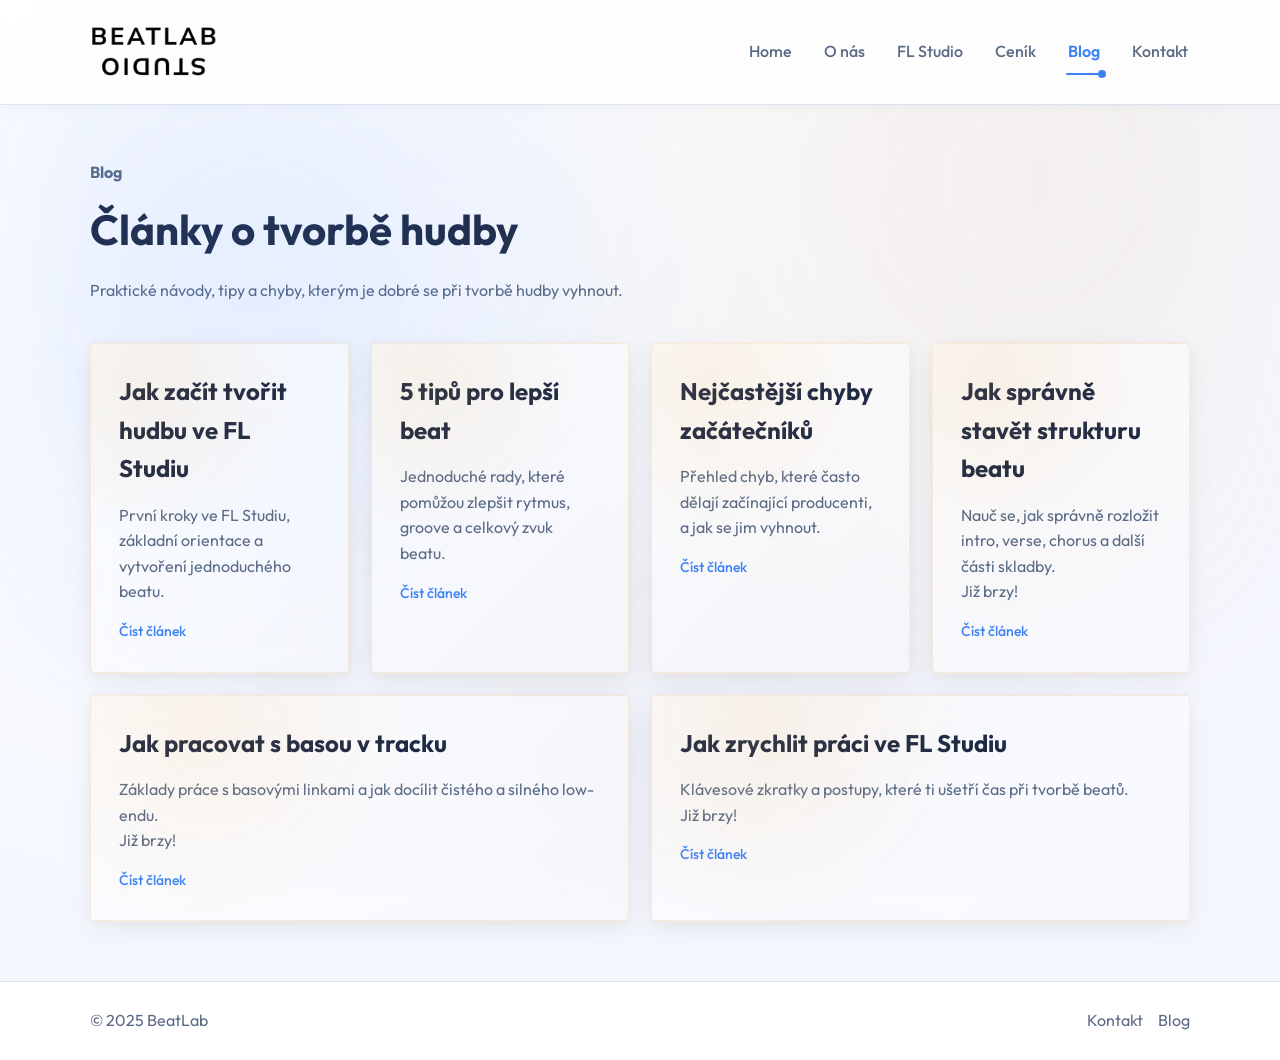
<file: beatlab/blog.html>
<!DOCTYPE html>
<html lang="cs">
<head>
  <meta charset="UTF-8">
  <link href="https://fonts.googleapis.com/css2?family=Outfit:wght@300;400;500;600;700&display=swap" rel="stylesheet">
  <meta name="viewport" content="width=device-width, initial-scale=1.0">
  <title>Blog | BeatLab</title>
  <link rel="stylesheet" href="style.css">
</head>
<body>

<header>
  <div class="container nav">
    <h1 class="logo">
      <img src="BEATTLAB.png" alt="BeatLab logo">
    </h1>

      <nav>
        <a href="index.html">Home</a>
        <a href="o-nas.html">O nás</a>
        <a href="fl-studio.html">FL Studio</a>
        <a href="cenik.html">Ceník</a>
        <a href="blog.html" class="active">Blog</a>
        <a href="kontakt.html">Kontakt</a>
      </nav>
  </div>
</header>

<main>

  <section class="page-hero container">
    <p class="tag">Blog</p>
    <h2>Články o tvorbě hudby</h2>
    <p>
      Praktické návody, tipy a chyby, kterým je dobré se při tvorbě hudby vyhnout.
    </p>
  </section>

  <section class="cards container">

    <article class="card">
      <h3>Jak začít tvořit hudbu ve FL Studiu</h3>
      <p>
        První kroky ve FL Studiu, základní orientace a vytvoření jednoduchého beatu.
      </p>
      <a href="clanek-1.html" class="read-more">Číst článek</a>
    </article>

    <article class="card">
      <h3>5 tipů pro lepší beat</h3>
      <p>
        Jednoduché rady, které pomůžou zlepšit rytmus, groove a celkový zvuk beatu.
      </p>
      <a href="clanek-2.html" class="read-more">Číst článek</a>
    </article>

    <article class="card">
      <h3>Nejčastější chyby začátečníků</h3>
      <p>
        Přehled chyb, které často dělají začínající producenti, a jak se jim vyhnout.
      </p>
      <a href="clanek-3.html" class="read-more">Číst článek</a>
    </article>

    <article class="card">
      <h3>Jak správně stavět strukturu beatu</h3>
      <p>
        Nauč se, jak správně rozložit intro, verse, chorus a další části skladby.
      </p>
      
      <p>Již brzy!</p>
      <a href="clanek-4.html" class="read-more">Číst článek</a>
    </article>

    <article class="card">
      <h3>Jak pracovat s basou v tracku</h3>
      <p>
        Základy práce s basovými linkami a jak docílit čistého a silného low-endu.
      </p>

      <p>Již brzy!</p>
      <a href="clanek-5.html" class="read-more">Číst článek</a>
    </article>

    <article class="card">
      <h3>Jak zrychlit práci ve FL Studiu</h3>
      <p>
        Klávesové zkratky a postupy, které ti ušetří čas při tvorbě beatů.
      </p>

      <p>Již brzy!</p>
      <a href="clanek-6.html" class="read-more">Číst článek</a>
    </article>

  </section>

</main>

<footer>
  <div class="container footer">
    <p>© 2025 BeatLab</p>

    <div>
      <a href="kontakt.html">Kontakt</a>
      <a href="blog.html">Blog</a>
    </div>
  </div>
</footer>

</body>
</html>
</file>
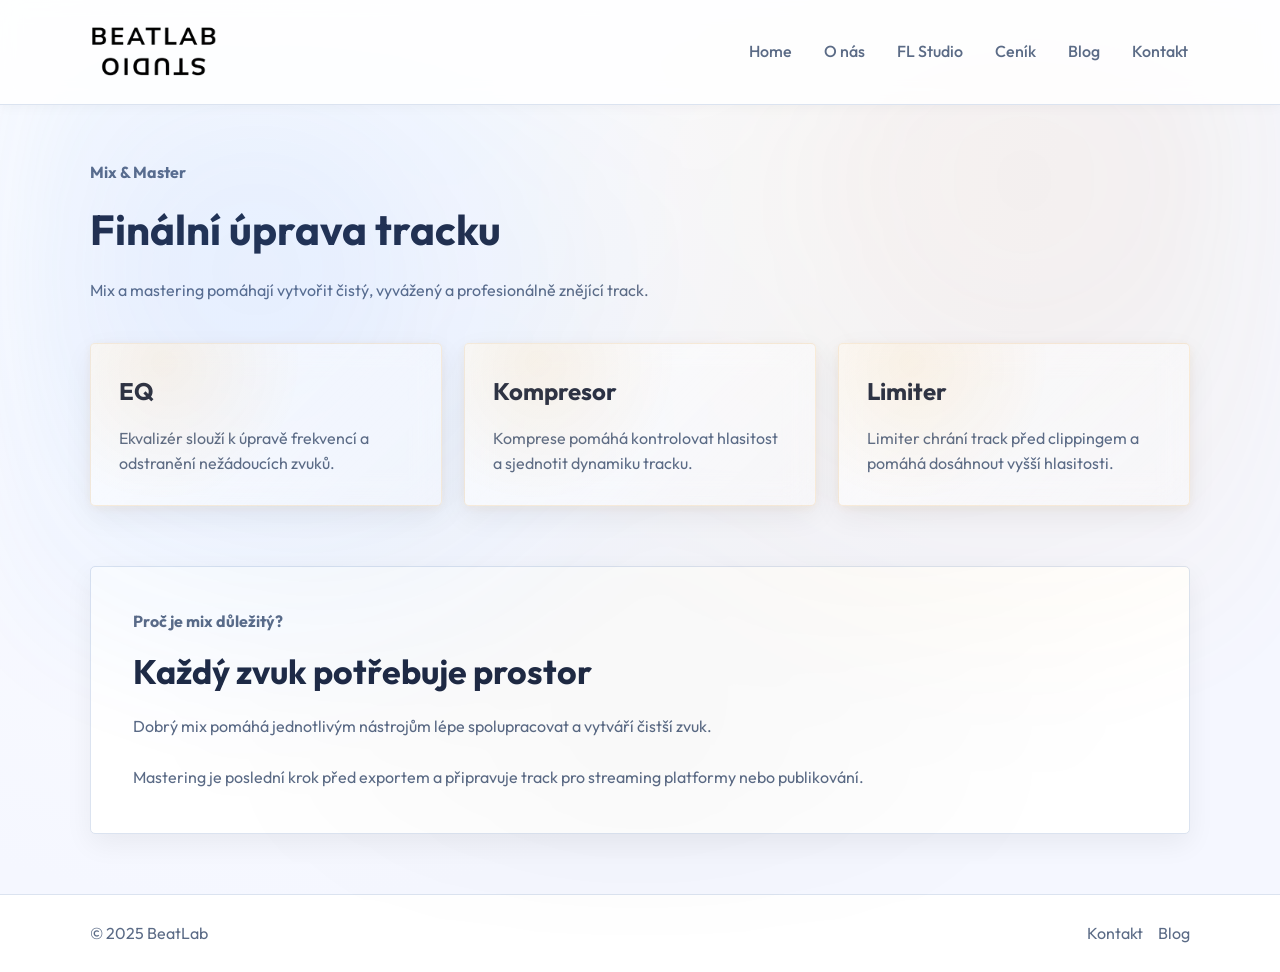
<file: beatlab/mix-master.html>
<!DOCTYPE html>
<html lang="cs">
<head>
  <meta charset="UTF-8">
  <meta name="viewport" content="width=device-width, initial-scale=1.0">
  <title>Mix & Master | BeatLab</title>

  <link href="https://fonts.googleapis.com/css2?family=Outfit:wght@300;400;500;600;700&display=swap" rel="stylesheet">

  <link rel="stylesheet" href="style.css">
</head>

<body>

<header>
  <div class="container nav">

    <h1 class="logo">
      <img src="BEATTLAB.png" alt="BeatLab logo">
    </h1>

    <nav>
      <a href="index.html">Home</a>
      <a href="o-nas.html">O nás</a>
      <a href="fl-studio.html">FL Studio</a>
      <a href="cenik.html">Ceník</a>
      <a href="blog.html">Blog</a>
      <a href="kontakt.html">Kontakt</a>
    </nav>

  </div>
</header>

<main>

  <section class="page-hero container">

    <p class="tag">Mix & Master</p>

    <h2>Finální úprava tracku</h2>

    <p>
      Mix a mastering pomáhají vytvořit čistý,
      vyvážený a profesionálně znějící track.
    </p>

  </section>

  <section class="cards container">

    <article class="card">

      <h3>EQ</h3>

      <p>
        Ekvalizér slouží k úpravě frekvencí
        a odstranění nežádoucích zvuků.
      </p>

    </article>

    <article class="card">

      <h3>Kompresor</h3>

      <p>
        Komprese pomáhá kontrolovat hlasitost
        a sjednotit dynamiku tracku.
      </p>

    </article>

    <article class="card">

      <h3>Limiter</h3>

      <p>
        Limiter chrání track před clippingem
        a pomáhá dosáhnout vyšší hlasitosti.
      </p>

    </article>

  </section>

  <section class="about container">

    <p class="tag">Proč je mix důležitý?</p>

    <h2>Každý zvuk potřebuje prostor</h2>

    <p>
      Dobrý mix pomáhá jednotlivým nástrojům
      lépe spolupracovat a vytváří čistší zvuk.
    </p>

    <br>

    <p>
      Mastering je poslední krok před exportem
      a připravuje track pro streaming platformy
      nebo publikování.
    </p>

  </section>

</main>

<footer>

  <div class="container footer">

    <p>© 2025 BeatLab</p>

    <div>
      <a href="kontakt.html">Kontakt</a>
      <a href="blog.html">Blog</a>
    </div>

  </div>

</footer>

</body>
</html>
</file>
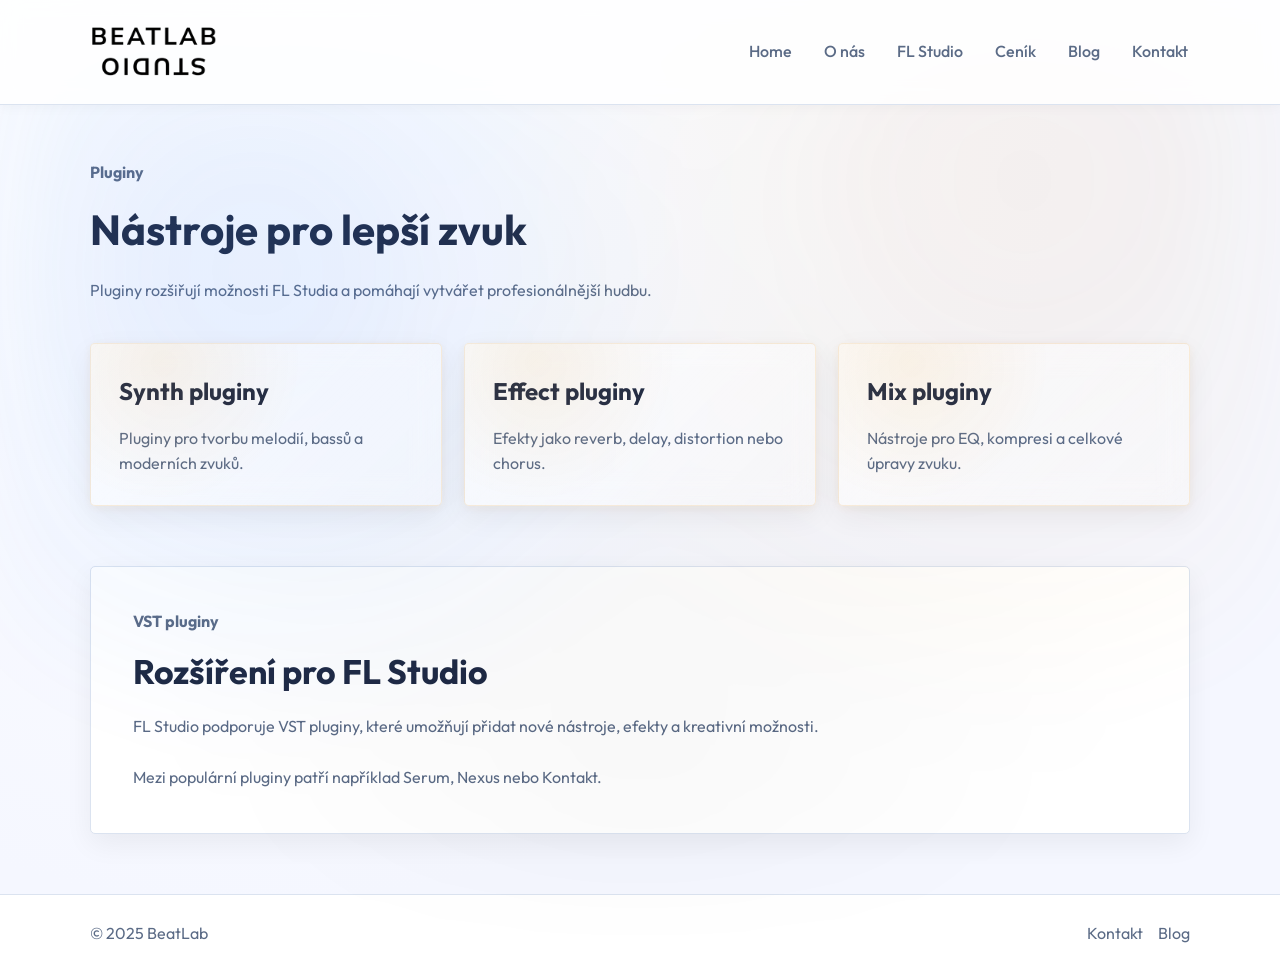
<file: beatlab/pluginy.html>
<!DOCTYPE html>
<html lang="cs">
<head>
  <meta charset="UTF-8">
  <meta name="viewport" content="width=device-width, initial-scale=1.0">
  <title>Pluginy | BeatLab</title>

  <link href="https://fonts.googleapis.com/css2?family=Outfit:wght@300;400;500;600;700&display=swap" rel="stylesheet">

  <link rel="stylesheet" href="style.css">
</head>

<body>

<header>
  <div class="container nav">

    <h1 class="logo">
      <img src="BEATTLAB.png" alt="BeatLab logo">
    </h1>

    <nav>
      <a href="index.html">Home</a>
      <a href="o-nas.html">O nás</a>
      <a href="fl-studio.html">FL Studio</a>
      <a href="cenik.html">Ceník</a>
      <a href="blog.html">Blog</a>
      <a href="kontakt.html">Kontakt</a>
    </nav>

  </div>
</header>

<main>

  <section class="page-hero container">

    <p class="tag">Pluginy</p>

    <h2>Nástroje pro lepší zvuk</h2>

    <p>
      Pluginy rozšiřují možnosti FL Studia
      a pomáhají vytvářet profesionálnější hudbu.
    </p>

  </section>

  <section class="cards container">

    <article class="card">

      <h3>Synth pluginy</h3>

      <p>
        Pluginy pro tvorbu melodií,
        bassů a moderních zvuků.
      </p>

    </article>

    <article class="card">

      <h3>Effect pluginy</h3>

      <p>
        Efekty jako reverb, delay,
        distortion nebo chorus.
      </p>

    </article>

    <article class="card">

      <h3>Mix pluginy</h3>

      <p>
        Nástroje pro EQ, kompresi
        a celkové úpravy zvuku.
      </p>

    </article>

  </section>

  <section class="about container">

    <p class="tag">VST pluginy</p>

    <h2>Rozšíření pro FL Studio</h2>

    <p>
      FL Studio podporuje VST pluginy,
      které umožňují přidat nové nástroje,
      efekty a kreativní možnosti.
    </p>

    <br>

    <p>
      Mezi populární pluginy patří například
      Serum, Nexus nebo Kontakt.
    </p>

  </section>

</main>

<footer>

  <div class="container footer">

    <p>© 2025 BeatLab</p>

    <div>
      <a href="kontakt.html">Kontakt</a>
      <a href="blog.html">Blog</a>
    </div>

  </div>

</footer>

</body>
</html>
</file>
<file: beatlab/style.css>
/* ===== COLORS ===== */
html,
body {
  overflow-x: hidden;
}

:root {
  --background: #f5f7ff;

  --white: #ffffff;

  --text: #1f2a44;
  --text-light: #5b6b86;

  --primary: #3b82f6;
  --primary-hover: #2563eb;

  --border: #dbe3f0;

  --card-shadow: rgba(0, 0, 0, 0.06);
  --button-shadow: rgba(59, 130, 246, 0.25);

  /* AUDIO / AMBIENT (blue reactive vibe) */
  --accent-warm: #3b82f6;
  --accent-soft: rgba(59, 130, 246, 0.15);
  --ambient-glow: rgba(59, 130, 246, 0.08);
}
/* ===== RESET ===== */

* {
  margin: 0;
  padding: 0;
  box-sizing: border-box;
}

/* ===== BODY ===== */

body {
  font-family: 'Outfit', sans-serif;
  background: radial-gradient(circle at 20% 10%, #ffffff, var(--background) 60%);
  color: var(--text);
  line-height: 1.6;
  overflow-x: hidden;
  padding-top: 90px;
}

body::before {
  content: "";
  position: fixed;
  inset: 0;

  background:
    radial-gradient(circle at 20% 30%, var(--accent-soft), transparent 40%),
    radial-gradient(circle at 80% 20%, rgba(231, 162, 59, 0.10), transparent 45%),
    radial-gradient(circle at 50% 80%, rgba(0, 0, 0, 0.03), transparent 50%);

  filter: blur(60px);
  opacity: 0.9;

  animation: ambientMove 12s ease-in-out infinite alternate;
  pointer-events: none;
}

@keyframes ambientMove {
  0% {
    transform: translateY(0px) scale(1);
  }
  100% {
    transform: translateY(-15px) scale(1.03);
  }
}

a {
  text-decoration: none;
  color: inherit;
}

.container {
  width: 90%;
  max-width: 1100px;
  margin: auto;
}

/* ===== HEADER ===== */

header {
  position: fixed;
  top: 0;
  left: 0;
  width: 100%;
  z-index: 1000;

  background: rgba(255, 255, 255, 0.85);
  backdrop-filter: blur(10px);
  -webkit-backdrop-filter: blur(10px);

  border-bottom: 1px solid var(--border);
  box-shadow: 0 2px 12px rgba(0, 0, 0, 0.04);
}



.logo {
  height: 60px;
  display: flex;
  align-items: left;
}

.logo img {
  height: 100%;
  width: auto;
}
/* NAV ----------------------------------------------*/
.nav {
  display: flex;
  justify-content: space-between;
  align-items: center;
  padding: 22px 0;
  flex-wrap: wrap;
  gap: 20px;
}

/* NAV CONTAINER */
nav {
  display: flex;
  gap: 28px;
  flex-wrap: wrap;
  align-items: center;
}

/* LINKS */
nav a {
  position: relative;
  color: var(--text-light);
  font-weight: 500;
  text-decoration: none;
  padding: 6px 2px;
  transition: 0.25s ease;
}

/* HOVER EFFECT (samotná linka) */
nav a::after {
  content: "";
  position: absolute;
  left: 0;
  bottom: -4px;
  width: 0%;
  height: 2px;
  background: var(--primary);
  transition: 0.25s ease;
  border-radius: 2px;
}

/* HOVER EFFECT (kulička na konci linky) */
nav a::before {
  content: "";
  position: absolute;
  left: 0;
  bottom: -7px; /* Vypočítáno tak, aby střed kuličky byl přesně na lince */
  width: 8px; /* Šířka kuličky */
  height: 8px; /* Výška kuličky */
  background: var(--primary);
  border-radius: 50%; /* Udělá z toho kruh */
  transition: 0.25s ease;
  opacity: 0; /* Skryje kuličku v základním stavu */
  transform: translateX(-50%); /* Zajistí, že střed kuličky sedí přesně na konci linky */
  z-index: 1; /* Aby byla kulička nad linkou */
}

nav a:hover {
  color: var(--primary);
}

/* Co se stane při najetí myši */
nav a:hover::after {
  width: 100%;
}

nav a:hover::before {
  left: 100%; /* Posune kuličku na konec */
  opacity: 1; /* Zobrazí kuličku */
}

/* ACTIVE PAGE */
nav a.active {
  color: var(--primary);
  font-weight: 600;
}

nav a.active::after {
  width: 100%;
}

nav a.active::before {
  left: 100%;
  opacity: 1; /* Nechá kuličku zobrazenou i pro aktivní záložku */
}


/* ===== HERO ===== */

.hero {
  display: flex;
  justify-content: space-between;
  align-items: center;
  gap: 50px;
  padding: 85px 0;
  flex-wrap: wrap;
}

.hero-text {
  flex: 1;
}

.tag {
  color: var(--primary);
  margin-bottom: 10px;
  font-weight: bold;
}

.hero h2 {
  font-size: 50px;
  line-height: 1.1;
  margin-bottom: 22px;
}

.hero p {
  margin-bottom: 22px;
  color: var(--text-light);
}

.buttons {
  display: flex;
  gap: 15px;
  flex-wrap: wrap;
}

/* ===== BUTTONS ===== */

.btn,
.btn-light {
  padding: 13px 22px;
  border-radius: 12px;
  transition: 0.2s;
  display: inline-block;
  font-weight: bold;
}

.btn {
  background: var(--primary);
  color: var(--white);
  box-shadow: 0 8px 18px var(--button-shadow);
}

.btn:hover {
  background: var(--primary-hover);
  transform: translateY(-2px);
}

.btn-light {
  background: var(--white);
  border: 1px solid var(--border);
  color: var(--text);
}

.btn-light:hover {
  background: var(--light-purple);
  border-color: #cfc3ff;
}

/* ===== HERO BOX ===== */

.hero-box {
  flex: 1;
  background: var(--white);
  padding: 28px;
  border-radius: 18px;
  border: 1px solid var(--border);
  min-width: 280px;
  box-shadow: 0 14px 35px rgba(0, 0, 0, 0.08);
}

.row {
  display: flex;
  align-items: center;
  gap: 15px;
  margin-bottom: 20px;
}

.row:last-child {
  margin-bottom: 0;
}

.row span {
  width: 70px;
  color: var(--text-light);
  font-weight: bold;
}

.bar {
  flex: 1;
  height: 12px;
  background: var(--light-gray);
  border-radius: 20px;
  overflow: hidden;
}

.bar div {
  height: 100%;
  background: var(--primary);
  border-radius: 20px;
}

/* ===== CARDS ===== */

.cards {
  display: flex;
  gap: 22px;
  padding-bottom: 60px;
  flex-wrap: wrap;
}

.card {
  flex: 1;
  min-width: 250px;

  /* GLASS BASE (light theme friendly) */
  background: linear-gradient(
    135deg,
    rgba(255, 255, 255, 0.65),
    rgba(255, 255, 255, 0.25)
  );

  /* BACKDROP BLUR */
  backdrop-filter: blur(14px);
  -webkit-backdrop-filter: blur(14px);

  /* BORDER (warm glass edge) */
  border: 1px solid rgba(231, 162, 59, 0.18);

  border-radius: 5px;

  /* DEPTH (soft, not harsh shadow) */
  box-shadow:
    0 10px 30px rgba(0, 0, 0, 0.06),
    0 2px 10px rgba(231, 162, 59, 0.08);

  padding: 28px;

  transition: transform 0.25s ease, box-shadow 0.25s ease;
  position: relative;
  overflow: hidden;
}

.card::before {
  content: "";
  position: absolute;
  inset: 0;

  background: radial-gradient(
    circle at 20% 10%,
    rgba(231, 162, 59, 0.18),
    transparent 45%
  );

  opacity: 0.6;
  pointer-events: none;
}

.card:hover {
  transform: translateY(-6px) scale(1.01);

  box-shadow:
    0 18px 45px rgba(0, 0, 0, 0.08),
    0 4px 18px rgba(231, 162, 59, 0.18);

  border-color: rgba(231, 162, 59, 0.35);
}

.card h3 {
  margin-bottom: 15px;
  font-size: 24px;
}

.card p {
  color: var(--text-light);
}

/* ===== ABOUT ===== */

.about {
  background: var(--white);
  padding: 42px;
  border-radius: 5px;
  border: 1px solid var(--border);
  margin-bottom: 60px;
  box-shadow: 0 10px 28px var(--card-shadow);
}

.about h2 {
  font-size: 34px;
  margin-bottom: 15px;
}

.about p {
  color: var(--text-light);
}

/* ===== FOOTER ===== */

footer {
  background: var(--white);
  border-top: 1px solid var(--border);
  padding: 26px 0;
}

.footer {
  display: flex;
  justify-content: space-between;
  align-items: center;
  flex-wrap: wrap;
  gap: 15px;
  color: var(--text-light);
}

.footer div {
  display: flex;
  gap: 15px;
}

.footer a:hover {
  color: var(--primary);
}

/* ===== RESPONSIVE ===== */

@media (max-width: 768px) {

  .hero h2 {
    font-size: 36px;
  }

  .nav,
  .hero,
  .footer {
    justify-content: center;
    text-align: center;
  }

  nav,
  .buttons,
  .footer div {
    justify-content: center;
  }

  .about {
    padding: 28px;
  }

}

.active {
  color: var(--primary);
  font-weight: bold;
}

.page-hero {
  padding: 70px 0 40px;
}

.page-hero h2 {
  font-size: 42px;
  margin-bottom: 15px;
}

.page-hero p {
  color: var(--text-light);
  max-width: 650px;
}

.read-more {
  display: inline-block;
  margin-top: 18px;
  color: var(--primary);
  font-weight: bold;
}

.contact {
  display: flex;
  gap: 30px;
  flex-wrap: wrap;
  margin-bottom: 60px;
}

.contact-info,
.contact-form {
  flex: 1;
  min-width: 280px;
  background: var(--white);
  border: 1px solid var(--border);
  border-radius: 5px;
  padding: 30px;
  box-shadow: 0 10px 28px var(--card-shadow);
}

.contact-info h3 {
  margin-bottom: 15px;
}

.contact-info p {
  color: var(--text-light);
  margin-bottom: 10px;
}

.contact-form {
  display: flex;
  flex-direction: column;
  gap: 15px;
}

input,
textarea {
  width: 100%;
  padding: 14px;
  border: 1px solid var(--border);
  border-radius: 5px;
  font-family: Arial, sans-serif;
  font-size: 15px;
}

textarea {
  height: 140px;
  resize: none;
}

input:focus,
textarea:focus {
  outline: none;
  border-color: var(--primary);
}

.active {
  color: var(--primary);
  font-weight: bold;
}

.page-hero {
  padding: 70px 0 40px;
}

.page-hero h2 {
  font-size: 42px;
  margin-bottom: 15px;
}

.page-hero p {
  color: var(--text-light);
  max-width: 650px;
}

.card a {
  display: inline-block;
  margin-top: 15px;
  color: var(--primary);
  font-weight: 500;
  transition: 0.2s;
  font-size: 14px;
}

.card a:hover {
  opacity: 0.7;
}

.price {
  font-size: 32px;
  font-weight: 700;
  margin: 15px 0;
  color: var(--primary);
}

/* ==========================================================================*/
/*odsazení ikon u štítků a tlačítek */
.tag i {
  margin-right: 6px;
}

.btn i, 
.card-btn i {
  margin-left: 4px;
}

/* Ikony v nadpisech karet */
.card h3 i {
  color: var(--primary);
  margin-right: 8px;
}

/* Hlavička mini přehrávače*/
.player-header {
  display: flex;
  align-items: center;
  gap: 12px;
  margin-bottom: 20px;
  padding-bottom: 16px;
  border-bottom: 1px solid var(--border);
}

.player-btn {
  font-size: 32px;
  color: var(--primary);
}


/* Styly pro šířku sliderů v ekvalizéru */
.bar .style-kick { width: 80%; }
.bar .style-snare { width: 60%; }
.bar .style-bass { width: 70%; }

/* Sociální sítě*/
.footer-socials {
  display: flex;
  align-items: center;
  gap: 16px;
}

.footer-socials a i {
  font-size: 20px;
}

.player-track-meta {
  display: flex;
  flex-direction: column;
  justify-content: center;
  gap: 2px; 
  text-align: left;
}

.player-title {
  font-weight: 600 !important;
  font-size: 15px !important;
  line-height: 1.2 !important;
  margin: 0 !important;
  padding: 0 !important;
  text-transform: none !important; 
  color: var(--text-light) !important; 
}

.player-subtitle {
  font-size: 12px !important;
  line-height: 1.2 !important;
  margin: 0 !important;
  padding: 0 !important;
  text-transform: none !important;
  color: #a0a0a0 !important;
}

/* ==========================================================================
   BLOG
   ========================================================================== */

.blog-content p {
  margin-bottom: 20px;
}

.blog-step-title {
  display: flex;
  align-items: center;
  gap: 10px;
  margin-top: 35px;
  margin-bottom: 12px;
  font-size: 22px;
}

.blog-step-title i {
  color: var(--primary);
  font-size: 26px;
}

.blog-separator {
  border: 0;
  border-top: 1px solid var(--border);
  margin: 35px 0;
}

.blog-back-zone {
  margin-top: 45px;
  border-top: 1px solid var(--border);
  padding-top: 25px;
}

.blog-back-btn {
  display: inline-flex;
  align-items: center;
  gap: 8px;
}


   .steps {
    display: flex;
    flex-wrap: wrap;
    align-items: center;
    justify-content: center;
    gap: 12px;
    margin-top: 30px;
    margin-bottom: 30px;
    padding: 15px;
    background-color: #2525250c; 
    border-radius: 8px;
    font-weight: 500;
  }
  
  /* Stylování textových šipek mezi slovy */
  .steps .arrow {
    color: var(--accent-warm); 
    font-size: 20px;
    font-weight: bold;
  }

/* ==========================================================================
   CENIK PLANY
   ========================================================================== */

.card .btn {
  display: inline-flex;
  align-items: center;
  justify-content: center;
  gap: 8px;
  

  background-color: var(--primary) !important; 
  color: var(--white) !important; 
  
  padding: 12px 24px;
  border-radius: 6px;
  text-decoration: none;
  font-weight: 600;
  margin-top: 15px;
  

  box-shadow: 0 4px 10px var(--button-shadow);
  transition: background-color 0.2s ease, transform 0.2s ease;
}


.card .btn:hover {
  background-color: var(--primary-hover) !important; 
  color: var(--white) !important;
  transform: translateY(-2px); 
}


.steps {
  display: flex;
  flex-wrap: wrap;
  align-items: center;
  justify-content: center;
  gap: 12px;
  margin-top: 30px;
  padding: 15px;
  

  background-color: var(--white); 
  border: 1px solid var(--border);
  border-radius: 8px;
  box-shadow: 0 4px 12px var(--card-shadow);
  
  color: var(--text); 
  font-weight: 500;
}


.steps .arrow {
  color: var(--primary); 
  font-size: 20px;
  font-weight: bold;
}


.price {
  font-size: 34px;
  font-weight: 700;
  color: var(--text); 
  margin: 15px 0;
}

.price span {
  font-size: 16px;
  font-weight: 400;
  color: var(--text-light); 
}

/* Styly pro BPM Tapper sekci */
.tapper-section {
  margin-top: 40px;
  margin-bottom: 40px;
  display: flex;
  justify-content: center;
}

.bpm-tapper {
  background-color: var(--white);
  border-radius: 12px;
  padding: 30px;
  text-align: center;
  max-width: 450px;
  width: 100%;
  box-shadow: 0 4px 20px rgba(0, 0, 0, 0.05);
}

.tapper-desc {
  font-size: 15px;
  color: var(--text);
  opacity: 0.8;
  margin-bottom: 20px;
}

#bpm-display {
  font-size: 46px;
  font-weight: 700;
  color: var(--primary);
  margin: 20px 0;
  font-family: 'Outfit', sans-serif;
  letter-spacing: -1px;
}

.tapper-controls {
  display: flex;
  align-items: center;
  justify-content: center;
  gap: 20px;
}

#tap-btn {
  background-color: var(--primary) !important;
  color: white !important;
  border: none;
  padding: 15px 35px;
  font-size: 16px;
  font-weight: 700;
  border-radius: 8px;
  cursor: pointer;
  transition: transform 0.1s ease;
}

#tap-btn:active {
  transform: scale(0.95);
}

#reset-bpm-btn {
  background: transparent;
  border: none;
  color: var(--text);
  opacity: 0.6;
  cursor: pointer;
  font-weight: 600;
  text-decoration: underline;
}

#reset-bpm-btn:hover {
  opacity: 1;
}
</file>
